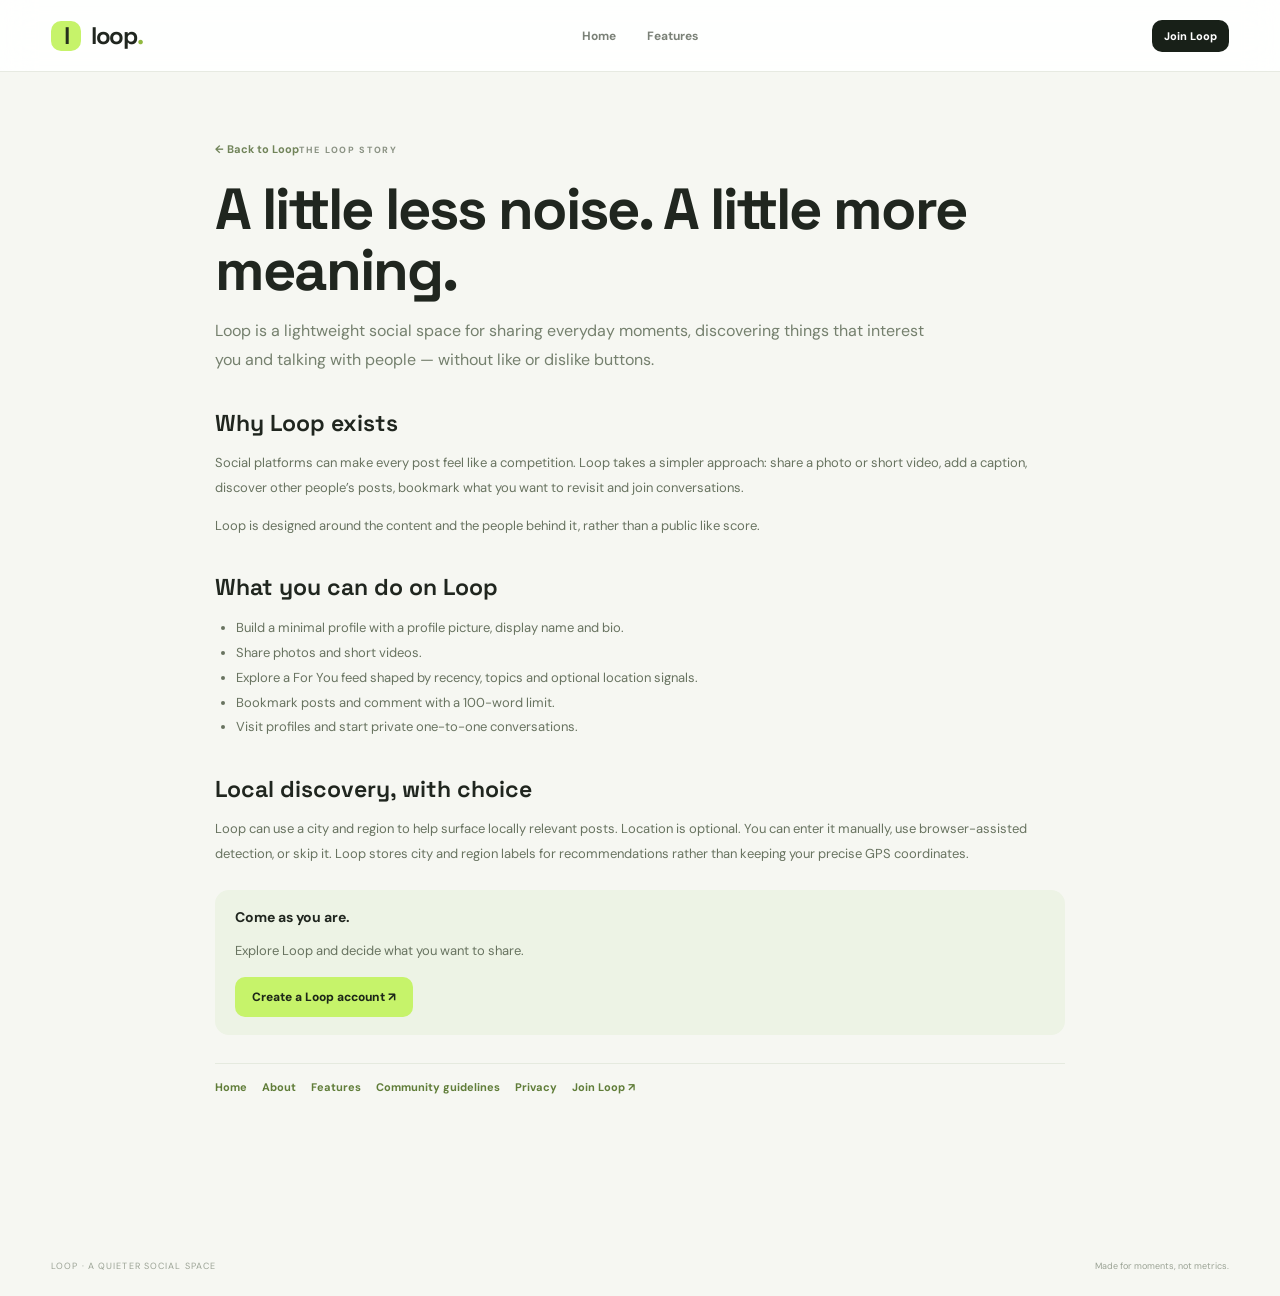
<file: about.html>
<!doctype html>
<html lang="en">
<head>
  <meta charset="utf-8"><meta name="viewport" content="width=device-width, initial-scale=1">
  <meta name="theme-color" content="#f6f7f2"><meta name="description" content="Learn why Loop is building a calmer social app for photos, short videos, local discovery and real conversations.">
  <meta name="robots" content="index,follow"><link rel="canonical" href="__LOOP_SITE_URL__about.html">
  <title>About Loop | A calmer social space</title><link rel="icon" type="image/svg+xml" href="assets/favicon.svg">
  <meta property="og:type" content="article"><meta property="og:site_name" content="Loop"><meta property="og:title" content="About Loop | A calmer social space">
  <meta property="og:description" content="Learn why Loop is building a calmer social app for photos, short videos, local discovery and real conversations."><meta property="og:url" content="__LOOP_SITE_URL__about.html">
  <meta property="og:image" content="__LOOP_SITE_URL__assets/loop-social-preview.png"><meta name="twitter:card" content="summary_large_image">
  <meta name="twitter:title" content="About Loop | A calmer social space"><meta name="twitter:description" content="Learn why Loop is building a calmer social app for photos, short videos, local discovery and real conversations."><meta name="twitter:image" content="__LOOP_SITE_URL__assets/loop-social-preview.png">
  <link rel="preconnect" href="https://fonts.googleapis.com"><link rel="preconnect" href="https://fonts.gstatic.com" crossorigin>
  <link href="https://fonts.googleapis.com/css2?family=DM+Sans:wght@400;500;600;700;800&family=Space+Grotesk:wght@400;500;600;700&display=swap" rel="stylesheet">
  <link rel="stylesheet" href="css/style.css">
</head>
<body><div class="app-shell">
  <header class="topbar"><a class="brand" href="index.html"><span class="brand-mark">l</span><span>loop<span class="brand-dot">.</span></span></a><nav class="top-nav" aria-label="Public navigation"><a class="nav-link" href="index.html">Home</a><a class="nav-link" href="features.html">Features</a></nav><div class="user-nav"><a class="button button-dark button-small" href="index.html#/register">Join Loop</a></div></header>
  <main class="page-shell"><article class="seo-static-page"><a class="back-home" href="index.html">← Back to Loop</a><span class="eyebrow">THE LOOP STORY</span><h1>A little less noise. A little more meaning.</h1><p class="seo-page-lead">Loop is a lightweight social space for sharing everyday moments, discovering things that interest you and talking with people — without like or dislike buttons.</p>
<section><h2>Why Loop exists</h2><p>Social platforms can make every post feel like a competition. Loop takes a simpler approach: share a photo or short video, add a caption, discover other people’s posts, bookmark what you want to revisit and join conversations.</p><p>Loop is designed around the content and the people behind it, rather than a public like score.</p></section>
<section><h2>What you can do on Loop</h2><ul><li>Build a minimal profile with a profile picture, display name and bio.</li><li>Share photos and short videos.</li><li>Explore a For You feed shaped by recency, topics and optional location signals.</li><li>Bookmark posts and comment with a 100-word limit.</li><li>Visit profiles and start private one-to-one conversations.</li></ul></section>
<section><h2>Local discovery, with choice</h2><p>Loop can use a city and region to help surface locally relevant posts. Location is optional. You can enter it manually, use browser-assisted detection, or skip it. Loop stores city and region labels for recommendations rather than keeping your precise GPS coordinates.</p></section>
<div class="seo-callout"><strong>Come as you are.</strong><p>Explore Loop and decide what you want to share.</p><a class="button button-primary" href="index.html#/register">Create a Loop account ↗</a></div><nav class="seo-page-nav" aria-label="More Loop pages"><a href="index.html">Home</a><a href="about.html">About</a><a href="features.html">Features</a><a href="community-guidelines.html">Community guidelines</a><a href="privacy.html">Privacy</a><a href="index.html#/register">Join Loop ↗</a></nav></article></main>
  <footer class="site-footer"><span>LOOP · A QUIETER SOCIAL SPACE</span><span>Made for moments, not metrics.</span></footer>
</div></body></html>
</file>
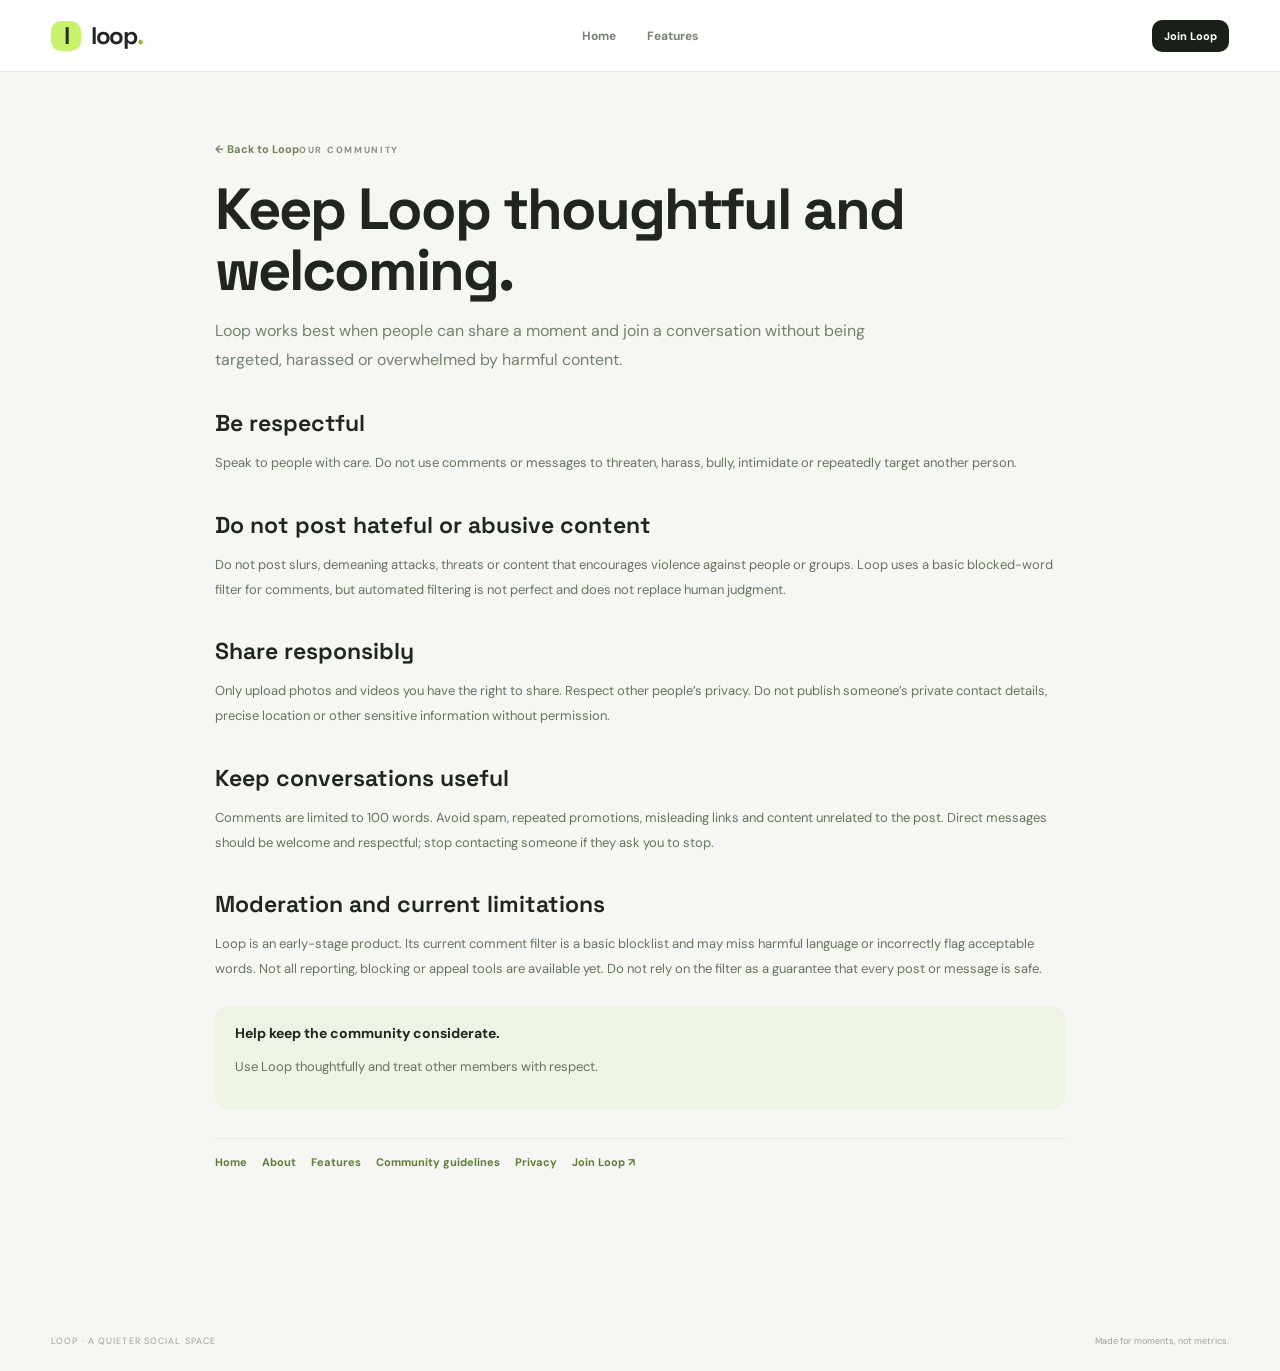
<file: community-guidelines.html>
<!doctype html>
<html lang="en">
<head>
  <meta charset="utf-8"><meta name="viewport" content="width=device-width, initial-scale=1">
  <meta name="theme-color" content="#f6f7f2"><meta name="description" content="Read Loop’s community guidelines for respectful comments, safe interactions and thoughtful photo and video sharing.">
  <meta name="robots" content="index,follow"><link rel="canonical" href="__LOOP_SITE_URL__community-guidelines.html">
  <title>Community Guidelines | Loop</title><link rel="icon" type="image/svg+xml" href="assets/favicon.svg">
  <meta property="og:type" content="article"><meta property="og:site_name" content="Loop"><meta property="og:title" content="Community Guidelines | Loop">
  <meta property="og:description" content="Read Loop’s community guidelines for respectful comments, safe interactions and thoughtful photo and video sharing."><meta property="og:url" content="__LOOP_SITE_URL__community-guidelines.html">
  <meta property="og:image" content="__LOOP_SITE_URL__assets/loop-social-preview.png"><meta name="twitter:card" content="summary_large_image">
  <meta name="twitter:title" content="Community Guidelines | Loop"><meta name="twitter:description" content="Read Loop’s community guidelines for respectful comments, safe interactions and thoughtful photo and video sharing."><meta name="twitter:image" content="__LOOP_SITE_URL__assets/loop-social-preview.png">
  <link rel="preconnect" href="https://fonts.googleapis.com"><link rel="preconnect" href="https://fonts.gstatic.com" crossorigin>
  <link href="https://fonts.googleapis.com/css2?family=DM+Sans:wght@400;500;600;700;800&family=Space+Grotesk:wght@400;500;600;700&display=swap" rel="stylesheet">
  <link rel="stylesheet" href="css/style.css">
</head>
<body><div class="app-shell">
  <header class="topbar"><a class="brand" href="index.html"><span class="brand-mark">l</span><span>loop<span class="brand-dot">.</span></span></a><nav class="top-nav" aria-label="Public navigation"><a class="nav-link" href="index.html">Home</a><a class="nav-link" href="features.html">Features</a></nav><div class="user-nav"><a class="button button-dark button-small" href="index.html#/register">Join Loop</a></div></header>
  <main class="page-shell"><article class="seo-static-page"><a class="back-home" href="index.html">← Back to Loop</a><span class="eyebrow">OUR COMMUNITY</span><h1>Keep Loop thoughtful and welcoming.</h1><p class="seo-page-lead">Loop works best when people can share a moment and join a conversation without being targeted, harassed or overwhelmed by harmful content.</p>
<section><h2>Be respectful</h2><p>Speak to people with care. Do not use comments or messages to threaten, harass, bully, intimidate or repeatedly target another person.</p></section>
<section><h2>Do not post hateful or abusive content</h2><p>Do not post slurs, demeaning attacks, threats or content that encourages violence against people or groups. Loop uses a basic blocked-word filter for comments, but automated filtering is not perfect and does not replace human judgment.</p></section>
<section><h2>Share responsibly</h2><p>Only upload photos and videos you have the right to share. Respect other people’s privacy. Do not publish someone’s private contact details, precise location or other sensitive information without permission.</p></section>
<section><h2>Keep conversations useful</h2><p>Comments are limited to 100 words. Avoid spam, repeated promotions, misleading links and content unrelated to the post. Direct messages should be welcome and respectful; stop contacting someone if they ask you to stop.</p></section>
<section><h2>Moderation and current limitations</h2><p>Loop is an early-stage product. Its current comment filter is a basic blocklist and may miss harmful language or incorrectly flag acceptable words. Not all reporting, blocking or appeal tools are available yet. Do not rely on the filter as a guarantee that every post or message is safe.</p></section>
<div class="seo-callout"><strong>Help keep the community considerate.</strong><p>Use Loop thoughtfully and treat other members with respect.</p></div><nav class="seo-page-nav" aria-label="More Loop pages"><a href="index.html">Home</a><a href="about.html">About</a><a href="features.html">Features</a><a href="community-guidelines.html">Community guidelines</a><a href="privacy.html">Privacy</a><a href="index.html#/register">Join Loop ↗</a></nav></article></main>
  <footer class="site-footer"><span>LOOP · A QUIETER SOCIAL SPACE</span><span>Made for moments, not metrics.</span></footer>
</div></body></html>
</file>
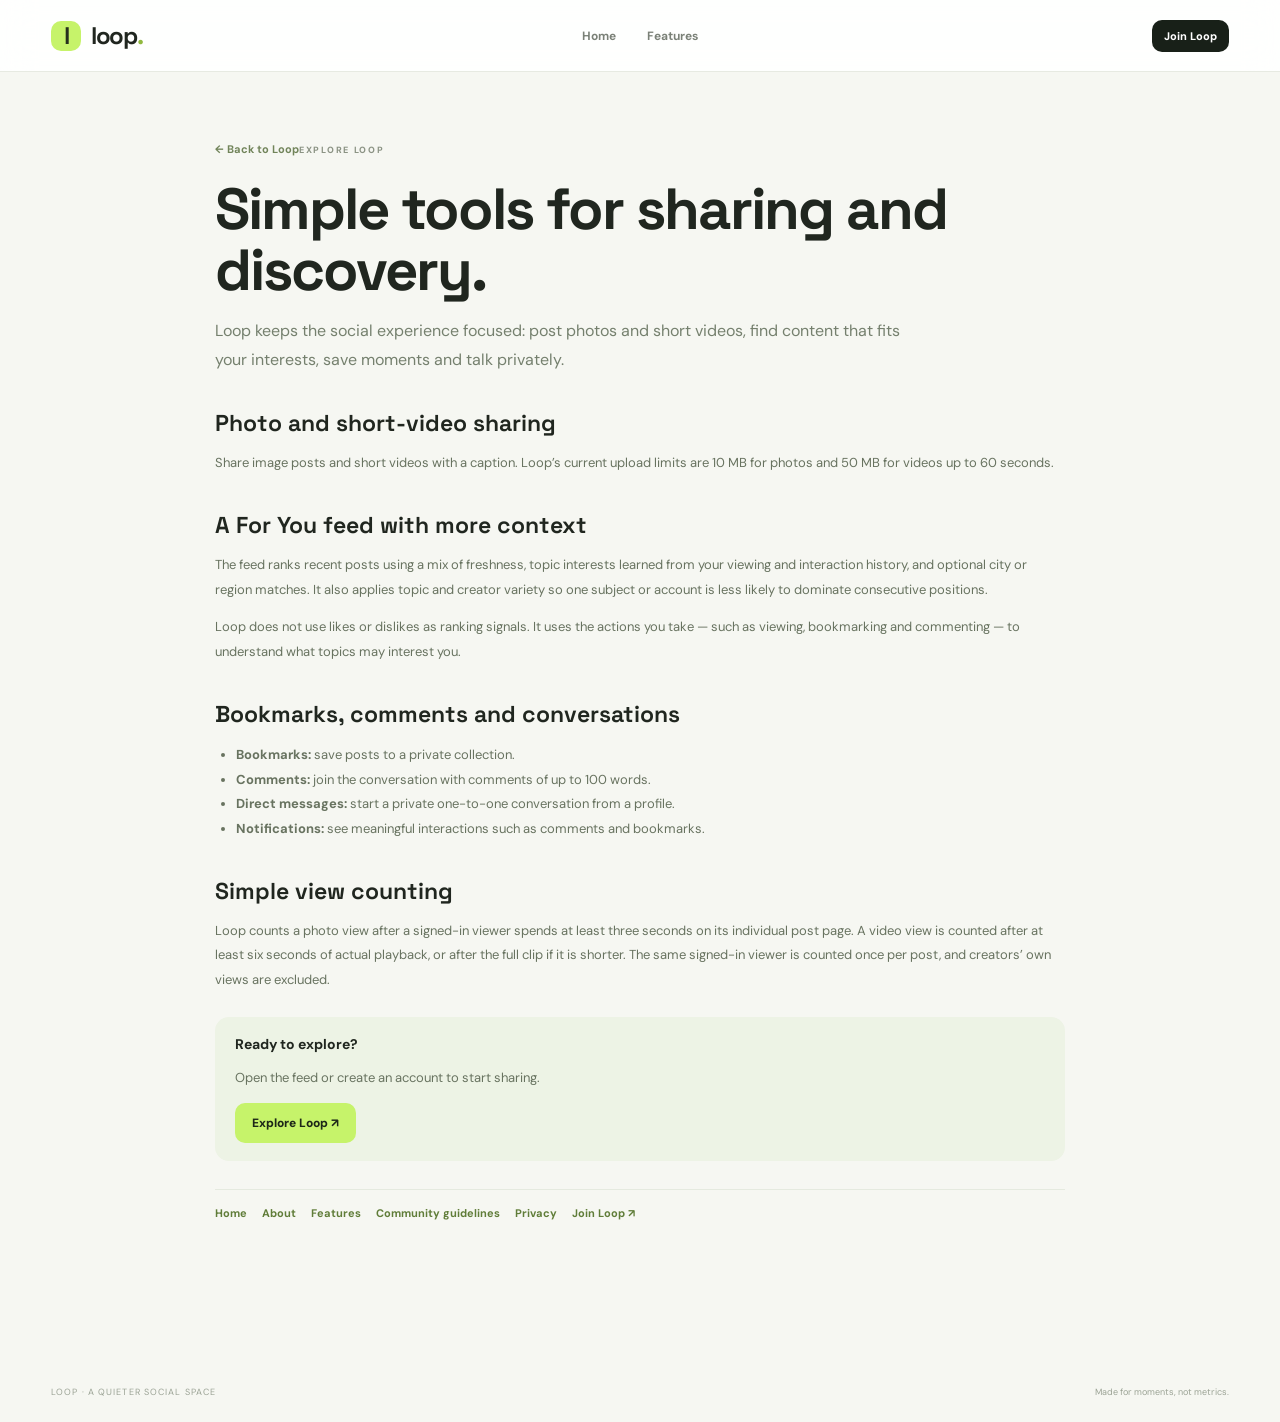
<file: features.html>
<!doctype html>
<html lang="en">
<head>
  <meta charset="utf-8"><meta name="viewport" content="width=device-width, initial-scale=1">
  <meta name="theme-color" content="#f6f7f2"><meta name="description" content="Explore Loop features: photo and short-video posts, an interest-aware For You feed, bookmarks, thoughtful comments and private messages.">
  <meta name="robots" content="index,follow"><link rel="canonical" href="__LOOP_SITE_URL__features.html">
  <title>Loop Features | Photo sharing, short videos and a personalized feed</title><link rel="icon" type="image/svg+xml" href="assets/favicon.svg">
  <meta property="og:type" content="article"><meta property="og:site_name" content="Loop"><meta property="og:title" content="Loop Features | Photo sharing, short videos and a personalized feed">
  <meta property="og:description" content="Explore Loop features: photo and short-video posts, an interest-aware For You feed, bookmarks, thoughtful comments and private messages."><meta property="og:url" content="__LOOP_SITE_URL__features.html">
  <meta property="og:image" content="__LOOP_SITE_URL__assets/loop-social-preview.png"><meta name="twitter:card" content="summary_large_image">
  <meta name="twitter:title" content="Loop Features | Photo sharing, short videos and a personalized feed"><meta name="twitter:description" content="Explore Loop features: photo and short-video posts, an interest-aware For You feed, bookmarks, thoughtful comments and private messages."><meta name="twitter:image" content="__LOOP_SITE_URL__assets/loop-social-preview.png">
  <link rel="preconnect" href="https://fonts.googleapis.com"><link rel="preconnect" href="https://fonts.gstatic.com" crossorigin>
  <link href="https://fonts.googleapis.com/css2?family=DM+Sans:wght@400;500;600;700;800&family=Space+Grotesk:wght@400;500;600;700&display=swap" rel="stylesheet">
  <link rel="stylesheet" href="css/style.css">
</head>
<body><div class="app-shell">
  <header class="topbar"><a class="brand" href="index.html"><span class="brand-mark">l</span><span>loop<span class="brand-dot">.</span></span></a><nav class="top-nav" aria-label="Public navigation"><a class="nav-link" href="index.html">Home</a><a class="nav-link" href="features.html">Features</a></nav><div class="user-nav"><a class="button button-dark button-small" href="index.html#/register">Join Loop</a></div></header>
  <main class="page-shell"><article class="seo-static-page"><a class="back-home" href="index.html">← Back to Loop</a><span class="eyebrow">EXPLORE LOOP</span><h1>Simple tools for sharing and discovery.</h1><p class="seo-page-lead">Loop keeps the social experience focused: post photos and short videos, find content that fits your interests, save moments and talk privately.</p>
<section><h2>Photo and short-video sharing</h2><p>Share image posts and short videos with a caption. Loop’s current upload limits are 10 MB for photos and 50 MB for videos up to 60 seconds.</p></section>
<section><h2>A For You feed with more context</h2><p>The feed ranks recent posts using a mix of freshness, topic interests learned from your viewing and interaction history, and optional city or region matches. It also applies topic and creator variety so one subject or account is less likely to dominate consecutive positions.</p><p>Loop does not use likes or dislikes as ranking signals. It uses the actions you take — such as viewing, bookmarking and commenting — to understand what topics may interest you.</p></section>
<section><h2>Bookmarks, comments and conversations</h2><ul><li><strong>Bookmarks:</strong> save posts to a private collection.</li><li><strong>Comments:</strong> join the conversation with comments of up to 100 words.</li><li><strong>Direct messages:</strong> start a private one-to-one conversation from a profile.</li><li><strong>Notifications:</strong> see meaningful interactions such as comments and bookmarks.</li></ul></section>
<section><h2>Simple view counting</h2><p>Loop counts a photo view after a signed-in viewer spends at least three seconds on its individual post page. A video view is counted after at least six seconds of actual playback, or after the full clip if it is shorter. The same signed-in viewer is counted once per post, and creators’ own views are excluded.</p></section>
<div class="seo-callout"><strong>Ready to explore?</strong><p>Open the feed or create an account to start sharing.</p><a class="button button-primary" href="index.html#/feed">Explore Loop ↗</a></div><nav class="seo-page-nav" aria-label="More Loop pages"><a href="index.html">Home</a><a href="about.html">About</a><a href="features.html">Features</a><a href="community-guidelines.html">Community guidelines</a><a href="privacy.html">Privacy</a><a href="index.html#/register">Join Loop ↗</a></nav></article></main>
  <footer class="site-footer"><span>LOOP · A QUIETER SOCIAL SPACE</span><span>Made for moments, not metrics.</span></footer>
</div></body></html>
</file>
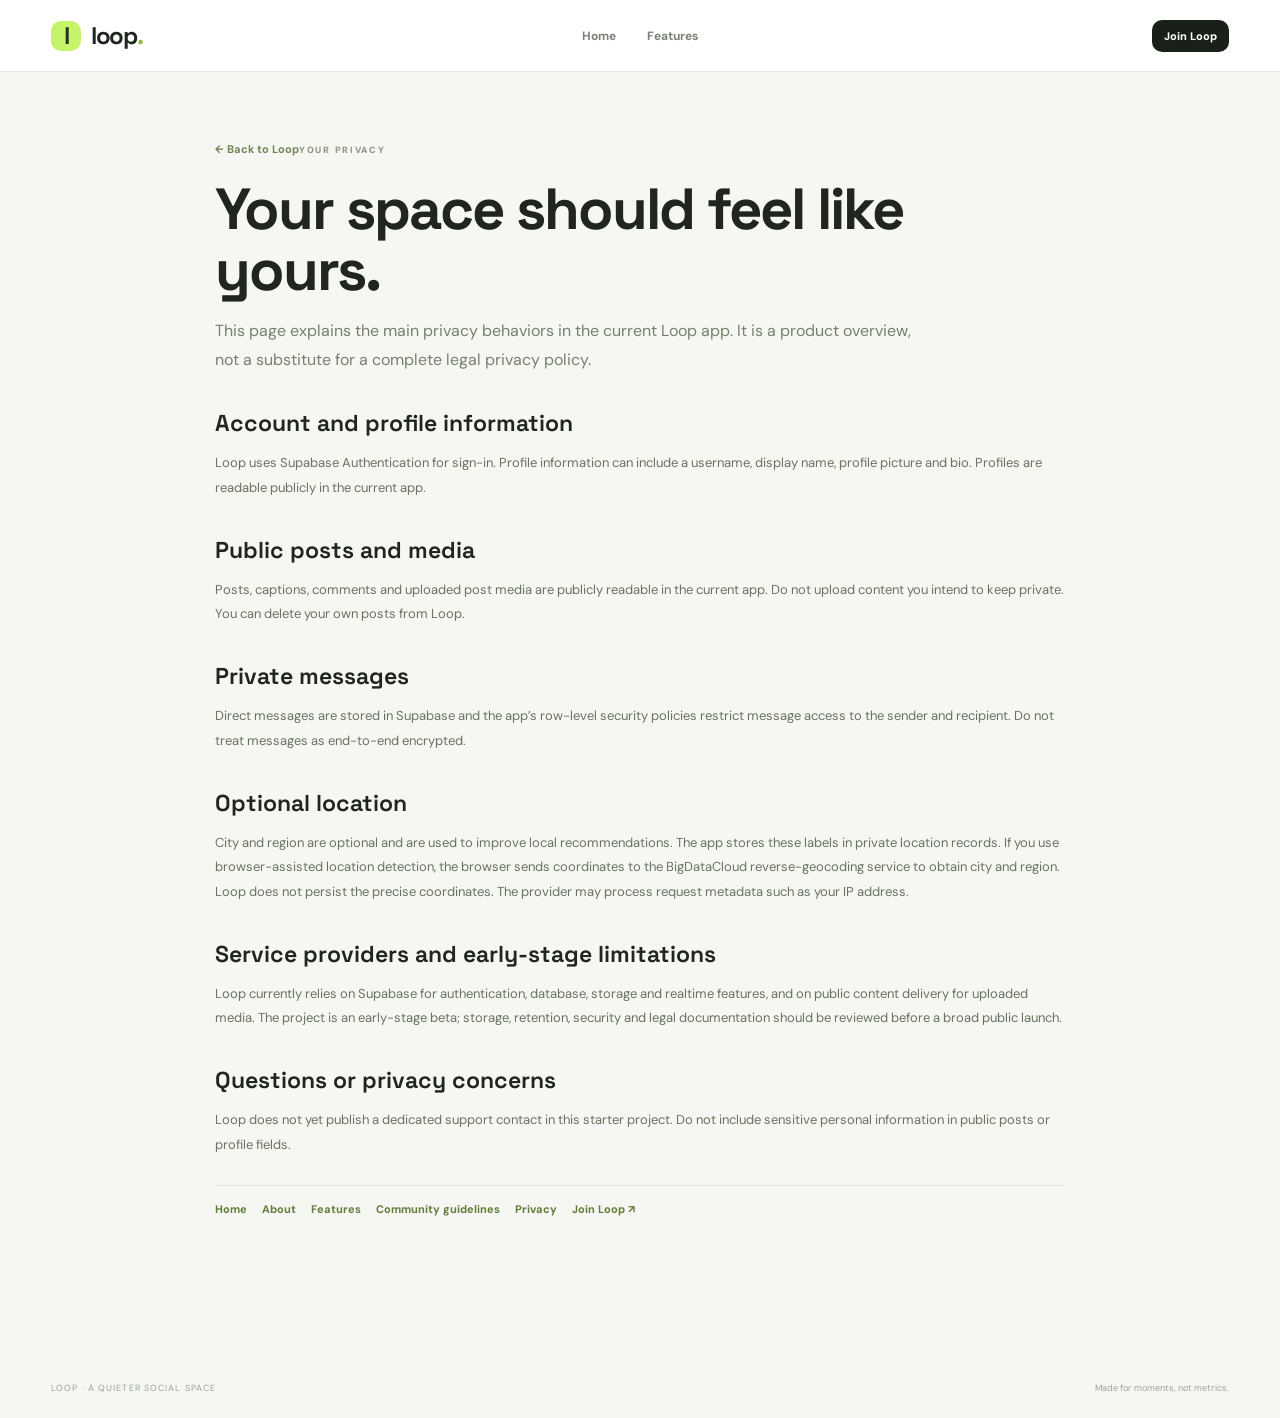
<file: privacy.html>
<!doctype html>
<html lang="en">
<head>
  <meta charset="utf-8"><meta name="viewport" content="width=device-width, initial-scale=1">
  <meta name="theme-color" content="#f6f7f2"><meta name="description" content="Understand how Loop handles account details, public posts, private messages and optional city or region preferences.">
  <meta name="robots" content="index,follow"><link rel="canonical" href="__LOOP_SITE_URL__privacy.html">
  <title>Privacy Overview | Loop</title><link rel="icon" type="image/svg+xml" href="assets/favicon.svg">
  <meta property="og:type" content="article"><meta property="og:site_name" content="Loop"><meta property="og:title" content="Privacy Overview | Loop">
  <meta property="og:description" content="Understand how Loop handles account details, public posts, private messages and optional city or region preferences."><meta property="og:url" content="__LOOP_SITE_URL__privacy.html">
  <meta property="og:image" content="__LOOP_SITE_URL__assets/loop-social-preview.png"><meta name="twitter:card" content="summary_large_image">
  <meta name="twitter:title" content="Privacy Overview | Loop"><meta name="twitter:description" content="Understand how Loop handles account details, public posts, private messages and optional city or region preferences."><meta name="twitter:image" content="__LOOP_SITE_URL__assets/loop-social-preview.png">
  <link rel="preconnect" href="https://fonts.googleapis.com"><link rel="preconnect" href="https://fonts.gstatic.com" crossorigin>
  <link href="https://fonts.googleapis.com/css2?family=DM+Sans:wght@400;500;600;700;800&family=Space+Grotesk:wght@400;500;600;700&display=swap" rel="stylesheet">
  <link rel="stylesheet" href="css/style.css">
</head>
<body><div class="app-shell">
  <header class="topbar"><a class="brand" href="index.html"><span class="brand-mark">l</span><span>loop<span class="brand-dot">.</span></span></a><nav class="top-nav" aria-label="Public navigation"><a class="nav-link" href="index.html">Home</a><a class="nav-link" href="features.html">Features</a></nav><div class="user-nav"><a class="button button-dark button-small" href="index.html#/register">Join Loop</a></div></header>
  <main class="page-shell"><article class="seo-static-page"><a class="back-home" href="index.html">← Back to Loop</a><span class="eyebrow">YOUR PRIVACY</span><h1>Your space should feel like yours.</h1><p class="seo-page-lead">This page explains the main privacy behaviors in the current Loop app. It is a product overview, not a substitute for a complete legal privacy policy.</p>
<section><h2>Account and profile information</h2><p>Loop uses Supabase Authentication for sign-in. Profile information can include a username, display name, profile picture and bio. Profiles are readable publicly in the current app.</p></section>
<section><h2>Public posts and media</h2><p>Posts, captions, comments and uploaded post media are publicly readable in the current app. Do not upload content you intend to keep private. You can delete your own posts from Loop.</p></section>
<section><h2>Private messages</h2><p>Direct messages are stored in Supabase and the app’s row-level security policies restrict message access to the sender and recipient. Do not treat messages as end-to-end encrypted.</p></section>
<section><h2>Optional location</h2><p>City and region are optional and are used to improve local recommendations. The app stores these labels in private location records. If you use browser-assisted location detection, the browser sends coordinates to the BigDataCloud reverse-geocoding service to obtain city and region. Loop does not persist the precise coordinates. The provider may process request metadata such as your IP address.</p></section>
<section><h2>Service providers and early-stage limitations</h2><p>Loop currently relies on Supabase for authentication, database, storage and realtime features, and on public content delivery for uploaded media. The project is an early-stage beta; storage, retention, security and legal documentation should be reviewed before a broad public launch.</p></section>
<section><h2>Questions or privacy concerns</h2><p>Loop does not yet publish a dedicated support contact in this starter project. Do not include sensitive personal information in public posts or profile fields.</p></section><nav class="seo-page-nav" aria-label="More Loop pages"><a href="index.html">Home</a><a href="about.html">About</a><a href="features.html">Features</a><a href="community-guidelines.html">Community guidelines</a><a href="privacy.html">Privacy</a><a href="index.html#/register">Join Loop ↗</a></nav></article></main>
  <footer class="site-footer"><span>LOOP · A QUIETER SOCIAL SPACE</span><span>Made for moments, not metrics.</span></footer>
</div></body></html>
</file>
<file: css/style.css>
:root{--ink:#20261f;--muted:#7d8678;--paper:#f6f7f2;--card:#fff;--line:#e7eae2;--green:#c6f36a;--deep:#182018;--sage:#eaf0df;--shadow:0 18px 50px rgba(24,32,24,.07);--danger:#a34138}
*{box-sizing:border-box}html{scroll-behavior:smooth}body{margin:0;background:var(--paper);color:var(--ink);font-family:'DM Sans',sans-serif;font-size:14px;-webkit-font-smoothing:antialiased}a{color:inherit;text-decoration:none}button,input,textarea,select{font:inherit}button{cursor:pointer}button:disabled{opacity:.55;cursor:not-allowed}.hidden{display:none!important}.topbar{height:72px;padding:0 max(4vw,20px);display:flex;align-items:center;justify-content:space-between;background:rgba(255,255,255,.9);border-bottom:1px solid var(--line);position:sticky;top:0;z-index:30;backdrop-filter:blur(16px)}.brand{display:flex;align-items:center;gap:10px;font:700 24px 'Space Grotesk',sans-serif;letter-spacing:-1.4px;white-space:nowrap}.brand-mark{width:30px;height:30px;border-radius:10px;background:var(--green);display:grid;place-items:center;font:700 24px 'Space Grotesk',sans-serif;color:#26301d;line-height:1}.brand-dot{color:#91b93f}.top-nav{display:flex;align-items:center;gap:5px;position:absolute;left:50%;transform:translateX(-50%)}.nav-link{display:flex;align-items:center;gap:7px;padding:10px 13px;border-radius:30px;color:#7a8177;font-weight:700;font-size:12px;transition:.2s;white-space:nowrap}.nav-link>span:first-child{font-size:17px}.nav-link:hover,.nav-link.active{background:#f0f4e8;color:var(--ink)}.nav-count{font-style:normal;font-size:9px;font-weight:800;line-height:17px;min-width:17px;height:17px;text-align:center;padding:0 4px;border-radius:20px;background:#a6d35b;color:#25331a}.user-nav{display:flex;align-items:center;gap:12px}.mini-avatar{width:35px;height:35px;display:block;border-radius:50%;overflow:hidden;background:var(--green);object-fit:cover}.avatar-fallback{display:grid;place-items:center;background:var(--green);color:#26301d;font-weight:800}.page-shell{max-width:1440px;min-height:calc(100vh - 130px);margin:0 auto;padding:39px max(4vw,20px) 68px}.site-footer{max-width:1440px;margin:auto;padding:0 max(4vw,20px) 24px;display:flex;justify-content:space-between;color:#9ba395;font-size:9px;letter-spacing:1.1px}.site-footer span:last-child{letter-spacing:0}.button{display:inline-flex;align-items:center;justify-content:center;gap:8px;border:0;border-radius:10px;padding:12px 17px;font-weight:800;font-size:12px;transition:transform .18s,background .18s}.button:hover{transform:translateY(-1px)}.button-primary{background:var(--green);color:#1d2718}.button-primary:hover{background:#b8e75a}.button-dark{background:var(--deep);color:#fff}.button-dark:hover{background:#303c2d}.button-outline{background:transparent;border:1px solid #d9ded3;color:var(--ink)}.button-outline:hover{background:white}.button-small{padding:9px 12px;font-size:11px}.button-full{width:100%}.button-danger{background:var(--danger);color:#fff}.quiet-button{border:0;background:none;color:#71806a;font-size:12px;font-weight:700;padding:8px}.eyebrow{font-size:9px;letter-spacing:1.7px;font-weight:800;color:#8b9384;display:inline-flex;align-items:center;gap:8px}.page-heading{margin:4px 0 26px}.page-heading h1{font:600 clamp(38px,5vw,52px)/1.04 'Space Grotesk',sans-serif;letter-spacing:-2.8px;margin:12px 0 8px}.page-heading h1 em{font-style:normal;color:#90b844}.page-heading p{color:var(--muted);font-size:12px;line-height:1.7;margin:0}.feed-layout{display:grid;grid-template-columns:minmax(180px,225px) minmax(0,610px) minmax(175px,220px);gap:32px;justify-content:center;align-items:start}.feed-intro,.feed-side{position:sticky;top:103px;padding-top:16px}.feed-intro h1{font:600 clamp(43px,5vw,60px)/.98 'Space Grotesk',sans-serif;letter-spacing:-3.6px;margin:20px 0 13px}.feed-intro h1 em{font-style:normal;color:#90b844}.feed-intro>p{color:var(--muted);line-height:1.75;font-size:12px;max-width:215px}.feed-tip{display:flex;gap:11px;align-items:center;border-top:1px solid var(--line);border-bottom:1px solid var(--line);padding:15px 0;margin:24px 0 20px}.tip-icon{width:32px;height:32px;border-radius:10px;background:#eaf2dc;color:#87ad42;display:grid;place-items:center;font-size:17px}.feed-tip b,.feed-tip small{display:block}.feed-tip b{font-size:10px}.feed-tip small{font-size:9px;color:#92998f;margin-top:4px}.feed-column{min-width:0}.post-card{background:#fff;border:1px solid #e9ece5;border-radius:17px;overflow:hidden;margin-bottom:20px;box-shadow:0 8px 30px rgba(29,39,26,.035)}.post-topline{min-height:64px;padding:10px 16px;display:flex;align-items:center;justify-content:flex-start;gap:12px}.post-author{display:flex;align-items:center;gap:10px;min-width:0;flex:1}.post-tools{display:flex;align-items:center;justify-content:flex-end;gap:12px;flex:0 0 auto;margin-left:auto}.avatar{width:36px;height:36px;border-radius:50%;object-fit:cover;flex:0 0 auto;background:var(--sage)}.author-meta{display:flex;flex-direction:column;gap:3px;min-width:0}.author-meta b{font-size:12px}.author-meta small{font-size:10px;color:#90988d;white-space:nowrap;overflow:hidden;text-overflow:ellipsis;max-width:240px}.post-kind{font-size:8px;letter-spacing:1.1px;color:#919a8c;font-weight:800;border:1px solid #edf0e9;border-radius:20px;padding:5px 8px;white-space:nowrap}.media-stage{width:100%;height:min(540px,68vh);min-height:240px;display:flex;justify-content:center;align-items:center;background:#111611;overflow:hidden;position:relative}.media-stage img{display:block;width:100%;height:100%;object-fit:contain;background:#101510}.media-stage a{display:block;width:100%;height:100%}.loop-player{position:relative;width:100%;height:100%;min-height:220px;display:flex;align-items:center;justify-content:center;background:#0c100c;overflow:hidden}.loop-player video{width:100%;height:100%;max-height:540px;object-fit:contain;background:#0c100c}.player-center-play{position:absolute;top:50%;left:50%;transform:translate(-50%,-50%);width:56px;height:56px;border:1px solid rgba(255,255,255,.65);border-radius:50%;background:rgba(17,23,15,.72);color:#fff;font-size:20px;display:grid;place-items:center;cursor:pointer}.loop-player.is-playing .player-center-play{opacity:0;pointer-events:none}.loop-player:hover .player-center-play,.loop-player:focus-within .player-center-play{opacity:1}.player-controls{position:absolute;left:0;right:0;bottom:0;min-height:51px;padding:17px 12px 9px;display:flex;align-items:center;gap:8px;color:white;background:linear-gradient(transparent,rgba(0,0,0,.88));opacity:.97}.player-icon-button{border:0;background:transparent;color:white;font-size:16px;min-width:22px;padding:3px}.player-time{font-size:9px;font-variant-numeric:tabular-nums;color:#fff;white-space:nowrap}.player-progress{appearance:none;-webkit-appearance:none;min-width:20px;flex:1;height:4px;border-radius:20px;background:rgba(255,255,255,.35);cursor:pointer;accent-color:#b5df66}.player-progress::-webkit-slider-thumb{appearance:none;width:10px;height:10px;border-radius:50%;background:#c5ec77}.player-mute{font-size:14px}.post-content{padding:13px 16px 15px}.post-caption{margin:0 0 8px;font-size:12px;line-height:1.65;white-space:pre-wrap;overflow-wrap:anywhere}.tag-row{display:flex;gap:8px;flex-wrap:wrap;margin:8px 0 10px}.tag-row span{font-size:10px;color:#84a742;font-weight:700}.post-actions{border-top:1px solid #f0f1ed;padding-top:10px;display:flex;align-items:center;gap:17px;flex-wrap:wrap}.action-button{border:0;background:none;display:flex;align-items:center;gap:6px;color:#777f74;padding:3px 0;font-size:11px}.action-button>span{font-size:17px;line-height:1;color:#65715e}.action-button small{font-size:10px;font-weight:700}.action-button.saved,.action-button.saved span{color:#80a53d}.post-date{margin-left:auto;color:#a3a99f;font-size:9px;white-space:nowrap}.view-count{display:inline-flex;align-items:center;gap:5px;color:#91998b;font-size:10px;white-space:nowrap}.open-post-link{font-size:10px;color:#6f9637;font-weight:800}.post-menu{border:0;background:transparent;color:#9a665c;font-size:11px;font-weight:700;padding:7px 8px;min-height:30px;border-radius:7px;white-space:nowrap}.post-menu:hover{background:#fbf2f0}.post-kind{flex:0 0 auto}.post-tools .post-kind{margin:0}.side-card{background:#fff;border:1px solid var(--line);border-radius:14px;padding:16px}.side-card-top{display:flex;justify-content:space-between;align-items:center}.side-card-top .eyebrow{font-size:9px}.side-profile-row{display:flex;align-items:center;gap:11px;margin:17px 0 10px}.side-avatar{width:42px;height:42px;border-radius:50%;object-fit:cover;background:var(--sage)}.side-profile-row b,.side-profile-row small{display:block}.side-profile-row b{font-size:12px}.side-profile-row small{font-size:10px;color:#90998b;margin-top:4px}.side-bio{font-size:11px;line-height:1.5;color:#81897e;margin:0 0 13px}.text-link{font-size:11px;font-weight:800;color:#638a2c}.side-note{padding:23px 7px 20px}.side-note b{display:block;font:600 19px/1.2 'Space Grotesk',sans-serif;letter-spacing:-.5px;margin:9px 0}.side-note p{font-size:10px;line-height:1.6;color:#899185;max-width:180px}.empty-state{background:#fff;border:1px dashed #dce2d3;border-radius:17px;text-align:center;padding:62px 28px}.empty-state .symbol{font-size:32px;color:#91b94a}.empty-state h2{font:600 24px 'Space Grotesk',sans-serif;letter-spacing:-.8px;margin:12px 0 8px}.empty-state p{max-width:360px;margin:0 auto 20px;color:#899185;font-size:12px;line-height:1.7}.loading-state{display:grid;place-items:center;min-height:50vh;color:#8b9484;font-size:12px}.loader{width:27px;height:27px;border:3px solid #e0e8d3;border-top-color:#8dad50;border-radius:50%;animation:spin .8s linear infinite}@keyframes spin{to{transform:rotate(360deg)}}.toast-stack{position:fixed;right:20px;top:84px;z-index:100;display:grid;gap:8px;max-width:min(360px,calc(100vw - 28px))}.toast{background:#202820;color:#fff;padding:12px 15px;border-radius:11px;box-shadow:var(--shadow);font-size:12px;animation:toast-in .2s ease;transition:opacity .22s,transform .22s}.toast.error{background:#8a3933}.toast.success{background:#304b2a}.toast.hide{opacity:0;transform:translateY(-6px)}@keyframes toast-in{from{opacity:0;transform:translateY(7px)}to{opacity:1;transform:none}}
/* Auth and forms */
.auth-shell{max-width:470px;margin:30px auto;background:#fff;border:1px solid var(--line);border-radius:20px;padding:30px;box-shadow:var(--shadow)}.auth-shell h1{font:600 36px 'Space Grotesk',sans-serif;letter-spacing:-1.8px;margin:12px 0 8px}.auth-shell>p{font-size:12px;color:var(--muted);line-height:1.7}.form-stack{display:grid;gap:14px;margin-top:22px}.field{display:grid;gap:7px}.field label{font-size:11px;font-weight:800;color:#596252}.field input,.field textarea,.field select{width:100%;border:1px solid #e2e7dc;border-radius:10px;background:#fbfcf9;padding:12px 13px;outline:none;color:var(--ink);font-size:12px}.field textarea{min-height:100px;resize:vertical;line-height:1.5}.field input:focus,.field textarea:focus,.field select:focus{border-color:#badb7d;box-shadow:0 0 0 3px #eff6e4}.field small,.form-help{font-size:10px;color:#929a8d;line-height:1.5}.form-row{display:grid;grid-template-columns:1fr 1fr;gap:12px}.auth-switch{text-align:center;color:#899185;font-size:11px;margin:18px 0 0}.auth-switch a{color:#668d32;font-weight:800}.upload-card{max-width:620px;margin:0 auto;background:white;border:1px solid var(--line);border-radius:18px;padding:25px}.upload-preview{width:100%;max-height:360px;aspect-ratio:4/3;border:1px dashed #d7dfcf;border-radius:13px;display:grid;place-items:center;overflow:hidden;background:#f7f9f3;color:#899185}.upload-preview img,.upload-preview video{width:100%;height:100%;object-fit:contain;background:#141914}.upload-preview .placeholder{text-align:center;padding:20px}.upload-preview .placeholder span{font-size:32px;display:block;margin-bottom:7px;color:#91b94a}.file-pick{display:block;border:1px dashed #cbd7bc;border-radius:11px;padding:13px;text-align:center;color:#658b36;font-size:11px;font-weight:800;cursor:pointer}.file-pick input{display:none}
/* Profile, post details, messages, notifications */
.profile-hero{max-width:850px;margin:4px auto 28px;background:#fff;border:1px solid var(--line);border-radius:18px;padding:25px;display:flex;align-items:flex-start;gap:19px}.profile-avatar{width:92px;height:92px;border-radius:50%;object-fit:cover;background:var(--sage);flex:0 0 auto}.profile-info{min-width:0;flex:1}.profile-info h1{font:600 30px 'Space Grotesk',sans-serif;letter-spacing:-1.4px;margin:2px 0 3px}.profile-info .handle{font-size:11px;color:#92998d}.profile-info p{font-size:12px;line-height:1.65;color:#697262;white-space:pre-wrap;max-width:560px}.profile-meta{display:flex;gap:13px;flex-wrap:wrap;font-size:10px;color:#889181}.profile-actions{display:flex;gap:8px;margin-top:15px;flex-wrap:wrap}.profile-grid{max-width:850px;margin:auto;display:grid;grid-template-columns:repeat(3,minmax(0,1fr));gap:10px}.profile-grid-item{aspect-ratio:4/5;border:0;padding:0;border-radius:11px;overflow:hidden;background:#e9eee2;position:relative;cursor:pointer}.profile-grid-item img,.profile-grid-item video{width:100%;height:100%;object-fit:cover}.profile-grid-item span{position:absolute;right:9px;top:8px;color:white;text-shadow:0 1px 8px #000;font-size:13px}.single-post-page{max-width:650px;margin:0 auto}.back-link{display:inline-block;color:#7b8f60;font-size:11px;font-weight:800;margin:0 0 14px}.detail-stage{height:auto;aspect-ratio:4/5;max-height:72vh;min-height:240px}.detail-stage img{width:100%;height:100%;object-fit:contain}.detail-stage .loop-player{height:100%}.detail-comments{background:#fff;border:1px solid var(--line);border-radius:15px;padding:17px;margin-top:14px}.detail-comments h2{font:600 18px 'Space Grotesk',sans-serif;margin:0 0 14px}.comment-list{display:grid;gap:12px;margin-bottom:17px}.comment-item{display:flex;gap:9px}.comment-item .avatar{width:29px;height:29px}.comment-copy{min-width:0;flex:1}.comment-copy b{font-size:10px}.comment-copy p{font-size:11px;line-height:1.55;margin:3px 0 0;overflow-wrap:anywhere;white-space:pre-wrap}.comment-copy time{font-size:9px;color:#a0a797}.comment-form{border-top:1px solid var(--line);padding-top:14px}.comment-form textarea{width:100%;resize:vertical;min-height:64px;border:1px solid #e6eadf;border-radius:9px;padding:10px 12px;font-size:11px;outline:none}.comment-form-bottom{display:flex;align-items:center;justify-content:space-between;margin-top:8px}.comment-form-bottom small{font-size:9px;color:#9aa194}.social-page{max-width:720px;margin:4px auto}.notification-list,.conversation-list{display:grid;gap:8px}.notification-item,.conversation-item{display:flex;align-items:center;gap:12px;background:#fff;border:1px solid var(--line);border-radius:13px;padding:13px 15px;color:var(--ink);transition:background .18s,border-color .18s}.notification-item:hover,.conversation-item:hover{background:#fbfcf8;border-color:#d4e0c5}.notification-item.unread{background:#f8fbf1;border-color:#dce9c9}.notification-avatar{width:41px;height:41px;border-radius:50%;display:grid;place-items:center;flex:0 0 auto;background:#eaf2dd;color:#648d31;font-weight:800;overflow:hidden}.notification-avatar img{width:100%;height:100%;object-fit:cover}.notification-copy,.conversation-copy{font-size:12px;line-height:1.55;flex:1;min-width:0;color:#66705f}.notification-copy b,.conversation-copy b{color:#30392d}.notification-copy small,.conversation-copy small{display:block;color:#889181;white-space:nowrap;overflow:hidden;text-overflow:ellipsis;font-size:10px}.notification-copy time{display:block;color:#a1a99a;font-size:9px;margin-top:4px}.chat-page{max-width:720px;margin:0 auto;background:white;border:1px solid var(--line);border-radius:17px;overflow:hidden;box-shadow:0 10px 35px rgba(26,37,24,.035)}.chat-heading{padding:16px 18px;border-bottom:1px solid var(--line);display:flex;align-items:center;gap:12px}.chat-person{display:flex;align-items:center;gap:10px;flex:1}.chat-person .avatar{width:38px;height:38px}.chat-person b,.chat-person small{display:block}.chat-person b{font-size:12px}.chat-person small{font-size:10px;color:#90998b;margin-top:3px}.chat-messages{height:min(58vh,620px);min-height:280px;overflow-y:auto;padding:20px 17px;display:flex;flex-direction:column;gap:10px;background:#fafbf8}.chat-bubble-row{display:flex;width:100%}.chat-bubble-row.mine{justify-content:flex-end}.chat-bubble-row.theirs{justify-content:flex-start}.chat-bubble{max-width:min(78%,470px);padding:10px 13px;border-radius:14px;background:#edf1e7;color:#3e4838;font-size:12px;line-height:1.6;white-space:pre-wrap;overflow-wrap:anywhere}.chat-bubble-row.mine .chat-bubble{background:#293323;color:#fff;border-bottom-right-radius:4px}.chat-bubble-row.theirs .chat-bubble{border-bottom-left-radius:4px}.chat-bubble time{display:block;margin-top:5px;font-size:8px;opacity:.62;text-align:right}.chat-empty{margin:auto;text-align:center;color:#899185;font-size:12px}.chat-compose{display:flex;align-items:flex-end;gap:9px;padding:13px;border-top:1px solid var(--line);background:white}.chat-compose textarea{flex:1;resize:vertical;min-height:44px;max-height:130px;border:1px solid #e6eadf;border-radius:10px;padding:11px 12px;font:12px 'DM Sans',sans-serif;outline:none}.chat-compose textarea:focus{border-color:#b8d77c}.confirm-dialog{width:min(420px,calc(100vw - 32px));border:1px solid #e5e9df;border-radius:18px;padding:0;background:#fff;color:var(--ink);box-shadow:0 28px 90px rgba(12,20,12,.28)}.confirm-dialog::backdrop{background:rgba(15,22,14,.48);backdrop-filter:blur(3px)}.confirm-content{padding:25px}.confirm-content h2{font:600 24px 'Space Grotesk',sans-serif;letter-spacing:-.8px;margin:12px 0 8px}.confirm-content p{font-size:12px;line-height:1.65;color:#7f8878;margin:0}.dialog-actions{display:flex;justify-content:flex-end;gap:9px;margin-top:23px}.settings-note{padding:13px;border:1px solid #e5ebdc;border-radius:11px;background:#f7f9f3;color:#77826d;font-size:10px;line-height:1.65}
@media(max-width:1050px){.feed-layout{grid-template-columns:minmax(0,620px);gap:12px}.feed-intro{position:static;padding:0}.feed-intro h1{font-size:44px;margin:10px 0}.feed-intro>p{max-width:500px}.feed-tip,.feed-side{display:none}.feed-column{width:100%}}
@media(max-width:720px){.topbar{height:62px;padding:0 12px}.brand{font-size:21px}.brand-mark{width:27px;height:27px}.top-nav{position:static;transform:none;margin-left:auto;margin-right:8px;gap:1px;max-width:calc(100vw - 130px);overflow-x:auto;scrollbar-width:none}.top-nav::-webkit-scrollbar{display:none}.nav-link{padding:8px 9px;gap:4px;font-size:10px}.nav-link>span:first-child{font-size:15px}.nav-link>span:nth-child(2){display:none}.nav-count{min-width:15px;height:15px;line-height:15px;font-size:8px}.user-nav{gap:5px}.user-nav .button{padding:8px 10px;font-size:10px}.page-shell{padding:24px 12px 45px}.site-footer{padding:0 14px 18px;font-size:8px}.feed-intro h1{font-size:40px}.post-card{border-radius:13px;margin-bottom:14px}.post-topline{min-height:58px;padding:8px 12px;gap:8px}.post-tools{gap:7px}.author-meta small{max-width:min(42vw,240px)}.media-stage{height:min(490px,64vh);min-height:220px}.loop-player video{max-height:490px}.post-content{padding:11px 12px 13px}.post-actions{gap:13px}.profile-hero{padding:17px;gap:12px;align-items:flex-start}.profile-avatar{width:69px;height:69px}.profile-info h1{font-size:24px}.profile-grid{gap:5px}.profile-grid-item{border-radius:7px}.auth-shell{margin:4px auto;padding:22px}.upload-card{padding:17px}.chat-page{border-radius:12px}.chat-heading{padding:13px}.chat-messages{height:calc(100vh - 250px);min-height:250px;padding:15px 11px}.chat-compose{padding:9px}.chat-compose .button{padding:10px 12px}.detail-comments{padding:14px}.detail-stage{max-height:68vh}.form-row{grid-template-columns:1fr}.notification-item,.conversation-item{padding:11px}.page-heading h1{font-size:40px}}

/* Loop custom-player fullscreen support: the exit control remains inside the player. */
.loop-player:fullscreen,
.loop-player:-webkit-full-screen,
.loop-player.is-fallback-fullscreen {
  width:100vw;
  height:100vh;
  height:100dvh;
  min-height:0;
  max-height:none;
  border-radius:0;
  background:#000;
  z-index:9999;
}
.loop-player.is-fallback-fullscreen {
  position:fixed;
  inset:0;
  display:flex;
  overflow:hidden;
}
.loop-player:fullscreen video,
.loop-player:-webkit-full-screen video,
.loop-player.is-fallback-fullscreen video {
  width:100%;
  height:100%;
  max-height:none;
  object-fit:contain;
}
.loop-player:fullscreen .player-controls,
.loop-player:-webkit-full-screen .player-controls,
.loop-player.is-fallback-fullscreen .player-controls {
  z-index:2;
  min-height:64px;
  padding:18px 18px max(12px, env(safe-area-inset-bottom));
  opacity:1;
}
.loop-player:fullscreen .player-icon-button,
.loop-player:-webkit-full-screen .player-icon-button,
.loop-player.is-fallback-fullscreen .player-icon-button {
  min-width:34px;
  min-height:34px;
  font-size:20px;
}
.loop-player:fullscreen .player-time,
.loop-player:-webkit-full-screen .player-time,
.loop-player.is-fallback-fullscreen .player-time {
  font-size:11px;
}
.loop-player:fullscreen .player-center-play,
.loop-player:-webkit-full-screen .player-center-play,
.loop-player.is-fallback-fullscreen .player-center-play {
  z-index:1;
}
body.loop-fallback-fullscreen-open { overflow:hidden; }


/* Optional city/region onboarding */
.location-onboarding { max-width:540px; }
.location-onboarding h1 em { color:#789c45; font-style:normal; }
.location-detect-card { display:flex; align-items:center; gap:12px; margin-top:20px; padding:14px; border:1px solid #e3ead9; border-radius:14px; background:#f8faf5; }
.location-detect-icon { width:38px; height:38px; display:grid; place-items:center; flex:0 0 auto; border-radius:12px; background:#eaf2dd; color:#648d31; font-size:23px; }
.location-detect-copy { display:grid; gap:3px; flex:1; min-width:0; }
.location-detect-copy b { color:#394333; font-size:12px; }
.location-detect-copy small { color:#899282; font-size:10px; line-height:1.45; }
.location-status { min-height:30px; margin:9px 0 0 !important; font-size:10px !important; }
.location-skip { display:block; margin:14px auto 0; border:0; background:transparent; color:#77836b; font:700 11px 'DM Sans',sans-serif; cursor:pointer; padding:8px 12px; }
.location-skip:hover { color:#405b2d; text-decoration:underline; }
.location-privacy { margin-top:18px !important; padding-top:13px; border-top:1px solid #edf0e9; font-size:9px !important; line-height:1.65 !important; }
.location-privacy a { color:#668d32; font-weight:700; }
.location-public-toggle { display:flex; align-items:center; gap:9px; color:#586451; font-size:11px; font-weight:600; cursor:pointer; }
.location-public-toggle input { width:16px; height:16px; accent-color:#668d32; }
@media(max-width:560px) { .location-detect-card { align-items:flex-start; flex-wrap:wrap; } .location-detect-card .button { margin-left:50px; } }


/* Search-friendly public homepage */
.seo-home{max-width:1120px;margin:0 auto;padding:18px 0 30px;color:var(--ink)}
.seo-hero{min-height:480px;display:grid;grid-template-columns:1.08fr .92fr;align-items:center;gap:36px;padding:42px 0 58px}
.seo-hero-copy{max-width:650px}.seo-hero h1{font:700 clamp(40px,5.6vw,68px)/1.02 'Space Grotesk',sans-serif;letter-spacing:-2.9px;margin:17px 0 19px}.seo-hero h1 em{font-style:normal;color:#789c45}.seo-lead{max-width:600px;color:#75806e;font-size:15px;line-height:1.85}.seo-hero-actions{display:flex;flex-wrap:wrap;gap:10px;margin-top:26px}.seo-note{font-size:10px;color:#98a18f;margin-top:14px}.seo-hero-art{height:360px;position:relative;display:grid;place-items:center;overflow:hidden}.seo-art-orbit{position:absolute;border:1px solid #dfe8d3;border-radius:50%;transform:rotate(-22deg)}.orbit-one{width:370px;height:250px}.orbit-two{width:280px;height:340px;transform:rotate(36deg)}.seo-art-card{position:relative;width:min(310px,80%);min-height:235px;background:#263323;border-radius:24px;color:white;padding:28px;box-shadow:0 24px 70px rgba(38,51,35,.18);transform:rotate(-5deg);display:flex;flex-direction:column;justify-content:center}.seo-art-mark{font:700 40px 'Space Grotesk',sans-serif;color:#c6f36a}.seo-art-mark span{color:white}.seo-art-card b{font:700 26px/1.1 'Space Grotesk',sans-serif;margin:18px 0 8px;letter-spacing:-.8px}.seo-art-card small{font-size:11px;color:#c9d1c2}.seo-art-pills{display:flex;flex-wrap:wrap;gap:6px;margin-top:22px}.seo-art-pills i{font-style:normal;font-size:9px;color:#263323;background:#d7ebb8;border-radius:20px;padding:6px 9px}.seo-section{padding:44px 0}.seo-section-heading{max-width:650px;margin-bottom:24px}.seo-section-heading h2,.seo-quiet-band h2,.seo-bottom-cta h2{font:700 clamp(28px,3.6vw,42px)/1.12 'Space Grotesk',sans-serif;letter-spacing:-1.5px;margin:12px 0}.seo-section-heading p,.seo-quiet-band p,.seo-bottom-cta p{color:#7b8573;font-size:13px;line-height:1.8}.seo-feature-grid{display:grid;grid-template-columns:repeat(4,1fr);gap:12px}.seo-feature{padding:20px 17px 22px;border:1px solid #e6ebdf;border-radius:15px;background:#fff}.seo-feature>span{font-size:10px;color:#91ad62;font-weight:800}.seo-feature h3{font:600 16px/1.25 'Space Grotesk',sans-serif;margin:16px 0 9px}.seo-feature p{font-size:11px;line-height:1.75;color:#7a8572;margin:0}.seo-quiet-band{margin:30px 0;padding:39px clamp(20px,5vw,54px);border-radius:20px;background:#edf3e5}.seo-quiet-band h2{max-width:600px}.seo-quiet-band p{max-width:700px}.seo-quiet-band .text-link{display:inline-block;margin-top:9px;color:#587b31;font-size:12px;font-weight:800}.seo-faq-grid{display:grid;grid-template-columns:repeat(2,1fr);gap:10px 28px}.seo-faq-grid article{border-top:1px solid #e5eadf;padding:15px 0}.seo-faq-grid h3{font:600 15px 'Space Grotesk',sans-serif;margin:0 0 7px}.seo-faq-grid p{color:#798372;font-size:11px;line-height:1.75;margin:0}.seo-bottom-cta{display:flex;justify-content:space-between;align-items:center;gap:20px;margin:32px 0 22px;padding:25px 27px;border:1px solid #e3ead9;border-radius:17px}.seo-bottom-cta h2{font-size:25px;margin:8px 0}.seo-bottom-cta p{margin:0}.seo-footer-links{display:flex;gap:20px;flex-wrap:wrap;padding:18px 0 8px;border-top:1px solid #e6ebdf}.seo-footer-links a{font-size:11px;color:#75806e;font-weight:700}.seo-footer-links a:hover{color:#54772b}
.seo-static-page{max-width:850px;margin:0 auto;padding:28px 0 70px}.seo-static-page .back-home{font-size:11px;color:#71845a;font-weight:700}.seo-static-page h1{font:700 clamp(38px,5vw,58px)/1.05 'Space Grotesk',sans-serif;letter-spacing:-2px;margin:22px 0 14px}.seo-static-page .seo-page-lead{font-size:16px;line-height:1.8;color:#75806e;max-width:720px}.seo-static-page h2{font:650 23px 'Space Grotesk',sans-serif;margin:34px 0 10px}.seo-static-page h3{font:650 16px 'Space Grotesk',sans-serif;margin:22px 0 7px}.seo-static-page p,.seo-static-page li{font-size:13px;line-height:1.9;color:#687360}.seo-static-page ul{padding-left:21px}.seo-static-page .seo-callout{background:#edf3e5;border-radius:14px;padding:18px 20px;margin:24px 0}.seo-static-page .seo-page-nav{display:flex;gap:15px;flex-wrap:wrap;margin:28px 0;padding-top:16px;border-top:1px solid #e5eadf}.seo-static-page .seo-page-nav a{font-size:11px;font-weight:700;color:#607d39}
@media(max-width:850px){.seo-hero{grid-template-columns:1fr;padding:32px 0 28px;gap:8px}.seo-hero-art{height:270px}.seo-feature-grid{grid-template-columns:repeat(2,1fr)}}
@media(max-width:600px){.seo-home{padding-top:7px}.seo-hero{min-height:0}.seo-hero h1{font-size:43px;letter-spacing:-1.9px}.seo-lead{font-size:13px}.seo-hero-art{height:245px}.seo-section{padding:30px 0}.seo-feature-grid,.seo-faq-grid{grid-template-columns:1fr}.seo-bottom-cta{align-items:flex-start;flex-direction:column;padding:20px}.seo-footer-links{gap:12px 17px}.seo-static-page{padding:17px 0 50px}.seo-static-page h1{font-size:40px}}
</file>
